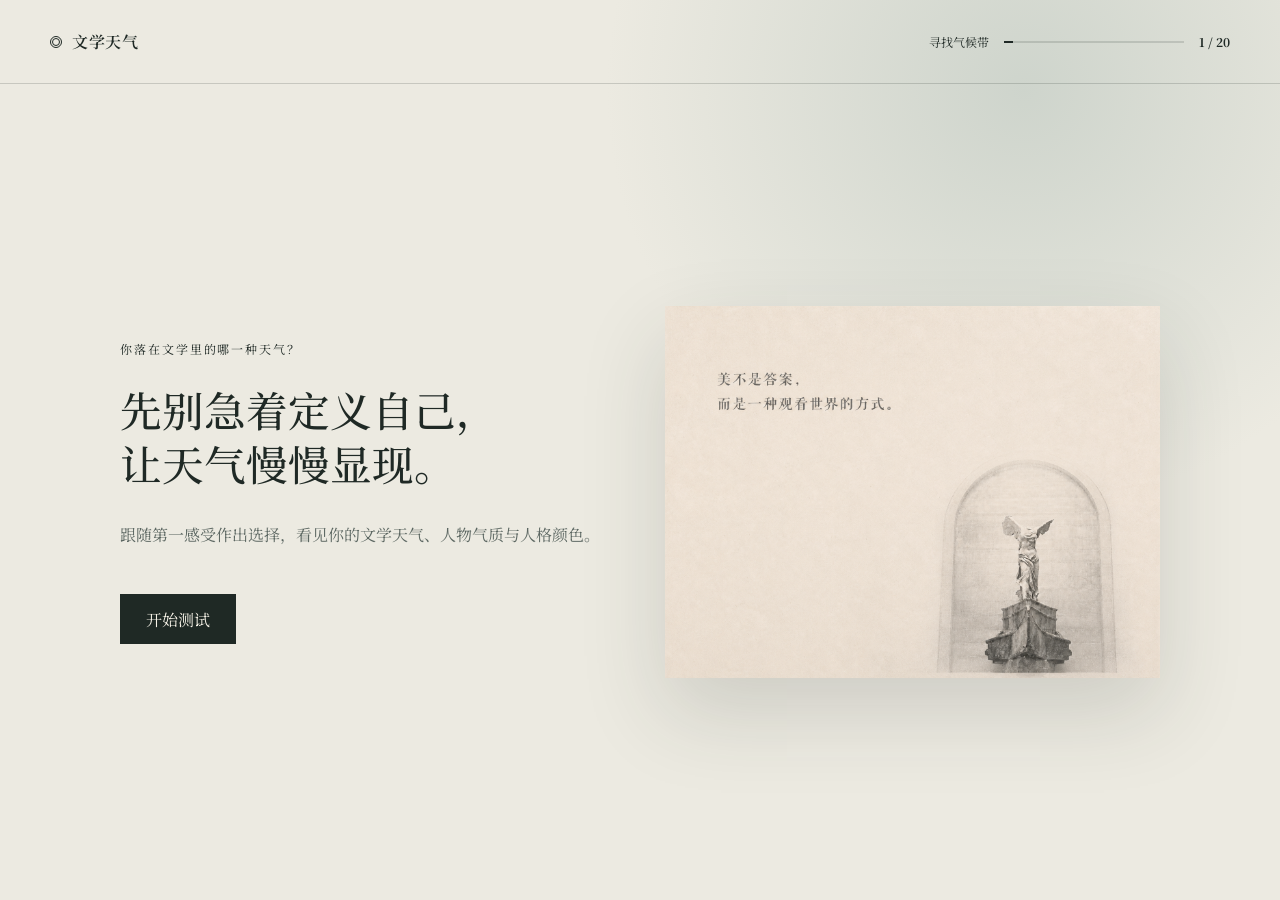
<file: create.html>
<!doctype html>
<html lang="zh-CN">
<head>
  <meta charset="utf-8"><meta name="viewport" content="width=device-width,initial-scale=1"><meta name="theme-color" content="#eceae1">
  <title>开始测试｜文学天气</title>
  <link rel="preconnect" href="https://fonts.googleapis.com"><link rel="preconnect" href="https://fonts.gstatic.com" crossorigin>
  <link href="https://fonts.googleapis.com/css2?family=Noto+Serif+SC:wght@400;500;600&display=swap" rel="stylesheet">
  <link rel="stylesheet" href="css/style.css">
</head>
<body class="quiz-page">
  <header class="quiz-header"><a class="brand" href="index.html"><span class="brand-dot"></span>文学天气</a><div class="progress-wrap"><span data-stage-label>寻找气候带</span><div class="progress-track"><i data-progress></i></div><b data-progress-text>1 / 16</b></div><button class="text-button" data-restart hidden>重新测试</button></header>
  <main class="quiz-shell">
    <section class="quiz-intro" data-view="intro">
      <div class="quiz-intro-copy"><p class="kicker">你落在文学里的哪一种天气？</p><h1>先别急着定义自己，<br>让天气慢慢显现。</h1><p>跟随第一感受作出选择，看见你的文学天气、人物气质与人格颜色。</p><button class="button button-dark" data-start>开始测试</button></div>
<figure class="quiz-intro-poster"><img src="assets/literary-weather-zine-victory.png" alt="写有‘美不是答案，而是一种观看世界的方式’的旧纸印刷质感胜利女神海报"></figure>
    </section>
    <section class="question-view" data-view="question" hidden>
      <div class="question-copy"><p data-question-context></p><h1 data-question></h1></div><div class="answer-list" data-answers></div><button class="back-button" data-back>返回上一题</button>
    </section>
    <section class="transition-view" data-view="transition" hidden><p class="kicker">你的气候带已经出现</p><article class="transition-climate-card" data-transition-card><div class="transition-climate-copy"><h1 data-band-name></h1><span data-band-traits></span><p data-band-copy></p></div></article><button class="button button-dark" data-continue>继续寻找具体天气</button></section>
    <section class="result-view" data-view="result" hidden>
      <div class="result-summary"><p class="kicker">你的文学天气</p><h1 data-result-weather></h1><p data-result-band></p><div class="result-person"><span>你的文学人物气质，像</span><h2 data-result-character></h2><p data-result-description></p><p class="result-caveat">这不是对你的完整定义，也不代表你会经历人物的命运；你们只是共享了某一种面对世界的方式。</p></div><div class="result-details"><div><small>人格颜色</small><b data-result-color></b><span data-result-hex></span></div><div><small>艺术 ID</small><b data-result-id></b><span data-result-slug></span></div></div></div>
      <div class="share-area">
        <canvas width="1080" height="1920" data-card-canvas aria-label="9比16文学天气分享卡预览"></canvas>
        <div class="share-actions"><button class="button button-dark" data-download>保存 9:16 卡片</button><button class="button button-line" data-restart>再测一次</button></div><p>图片不含 Logo、网址或二维码。</p>
      </div>
    </section>
  </main>
  <div class="toast" data-toast role="status" aria-live="polite"></div>
  <script src="js/creator.js"></script>
</body>
</html>
</file>
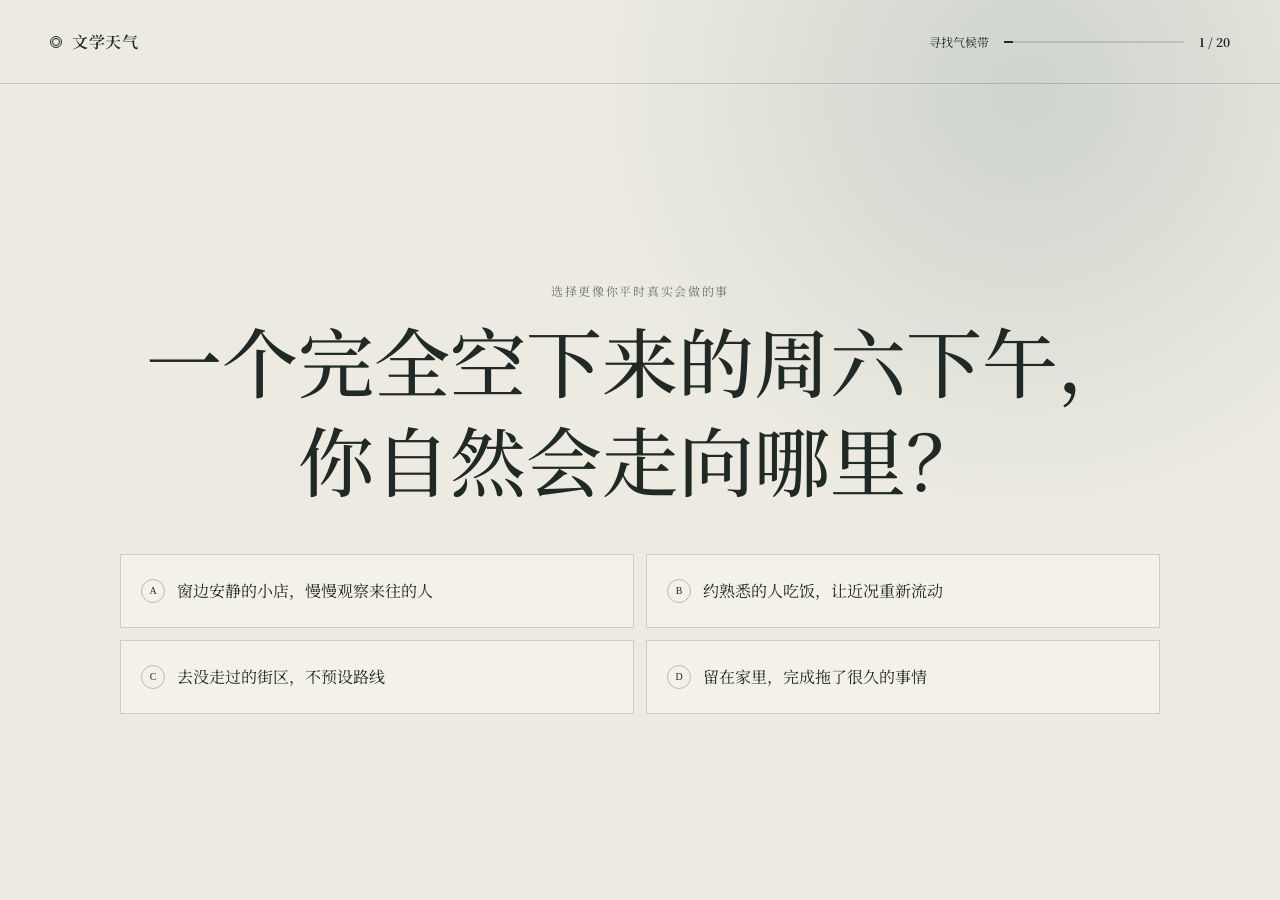
<file: quiz.html>
<!doctype html>
<html lang="zh-CN">
<head>
  <meta charset="utf-8"><meta name="viewport" content="width=device-width,initial-scale=1"><meta name="theme-color" content="#eceae1">
  <title>文学天气测试</title>
  <link rel="preconnect" href="https://fonts.googleapis.com"><link rel="preconnect" href="https://fonts.gstatic.com" crossorigin>
  <link href="https://fonts.googleapis.com/css2?family=Noto+Serif+SC:wght@400;500;600&display=swap" rel="stylesheet">
  <link rel="stylesheet" href="css/style.css"><link rel="stylesheet" href="css/final.css?v=19">
</head>
<body class="quiz-page quiz-flow-page">
  <header class="quiz-header"><a class="brand" href="create.html"><span class="brand-dot"></span>文学天气</a><div class="progress-wrap"><span data-stage-label>寻找气候带</span><div class="progress-track"><i data-progress></i></div><b data-progress-text>1 / 20</b></div><button class="text-button" data-restart hidden>重新测试</button></header>
  <main class="quiz-shell">
    <section class="quiz-intro" data-view="intro" hidden><div class="quiz-intro-copy"><button class="button button-dark" data-start>开始测试</button></div></section>
    <section class="question-view" data-view="question" hidden><div class="question-copy"><p data-question-context></p><h1 data-question></h1></div><div class="answer-list" data-answers></div><button class="back-button" data-back>返回上一题</button></section>
    <section class="transition-view" data-view="transition" hidden><p class="kicker">你的气候带已经出现</p><article class="transition-climate-card" data-transition-card><div class="transition-climate-copy"><h1 data-band-name></h1><span data-band-traits></span><p data-band-copy></p></div></article><button class="button button-dark" data-continue>继续寻找具体天气</button></section>
    <section class="result-view" data-view="result" hidden>
      <div class="result-summary"><div class="result-hero-copy"><p class="kicker">你的文学天气</p><h1 data-result-weather></h1><p class="result-climate-name" data-result-band></p><div class="result-person"><p class="result-narrative" data-result-narrative></p><p class="result-caveat">这是一份文化娱乐侧写，不是心理诊断，也不预言你的经历或命运。</p></div><div class="result-details"><div><small>人格颜色</small><b data-result-color></b><span data-result-hex></span></div><div class="result-weather-stamp"><small>你的天气邮票</small><img data-result-stamp alt="" decoding="async"></div></div></div></div>
      <section class="result-reason" aria-labelledby="reason-title"><div class="result-reason-heading"><div><small>BEHAVIOR TENDENCY MAP</small><h3 id="reason-title">你的行为倾向图谱</h3></div><span>本次答题的六项行为倾向</span></div><div class="result-insight-layout"><div class="radar-wrap"><svg class="personality-radar" data-radar viewBox="0 0 360 300" role="img" aria-labelledby="radar-title radar-desc"><title id="radar-title">行为倾向六维雷达图</title><desc id="radar-desc">展示社交活力、共情关怀、开放想象、计划执行、情绪韧性和独立表达六种行为倾向。</desc></svg><p class="radar-climate" data-radar-climate></p></div><div><div class="reason-grid"><article><small>气候依据</small><b data-band-score></b><p data-band-reason></p></article><article><small>文学落点</small><b class="result-literary-title" data-literary-title></b><p data-literary-reason></p></article></div><details class="alternate-result"><summary>同一气候的另一段文学回声</summary><p data-alternate-copy></p></details></div></div></section>
      <div class="share-area"><div class="share-heading"><p class="kicker">保存你的文学天气</p><h2>一场天气，一页故事。</h2></div><figure class="literary-stamp-preview"><canvas width="1080" height="1920" data-card-canvas aria-label="文学天气人物名言卡片预览"></canvas></figure><button class="button button-dark share-save" data-download>保存完整结果</button><div class="share-actions"><button class="button button-line" data-restart>再测一次</button></div><p>保存整张结果页，包含天气介绍、人格颜色、天气邮票、雷达图与文学卡片。</p></div>
    </section>
  </main>
  <div class="toast" data-toast role="status" aria-live="polite"></div><script src="js/result-export.js?v=1"></script><script src="js/creator.js?v=35"></script>
</body>
</html>
</file>
<file: css/style.css>
:root{--ink:#1f2925;--paper:#eeece3;--cream:#f7f3e8;--line:rgba(31,41,37,.18);--sage:#87948d;--serif:"Noto Serif SC",serif;--sans:"Geist","Microsoft YaHei",sans-serif}*{box-sizing:border-box}html{scroll-behavior:smooth}body{margin:0;background:var(--paper);color:var(--ink);font-family:var(--sans);overflow-x:hidden}button,a{font:inherit}button{color:inherit}.skip-link{position:fixed;left:12px;top:-80px;z-index:99;background:#fff;padding:12px}.skip-link:focus{top:12px}.site-header{position:fixed;z-index:30;top:18px;left:0;right:0}.nav-shell{width:min(1180px,calc(100% - 36px));margin:auto;padding:12px 14px 12px 20px;border:1px solid rgba(255,255,255,.6);background:rgba(247,243,232,.76);backdrop-filter:blur(18px);display:flex;align-items:center;justify-content:space-between;border-radius:3px;box-shadow:0 12px 40px rgba(35,40,36,.07)}.brand{display:inline-flex;gap:10px;align-items:center;color:var(--ink);font-weight:600;text-decoration:none;letter-spacing:.04em}.brand-dot{width:12px;height:12px;border:3px double var(--ink);border-radius:50%}.nav-links{display:flex;gap:34px}.nav-links a{color:var(--ink);text-decoration:none;font-size:14px}.button{min-height:50px;padding:0 25px;border:1px solid var(--ink);display:inline-flex;align-items:center;justify-content:center;text-decoration:none;cursor:pointer;transition:transform .25s,background .25s}.button:hover{transform:translateY(-2px)}.button-dark{background:var(--ink);color:var(--cream)}.button-line{background:transparent;color:var(--ink)}.button-cream{background:var(--cream);color:var(--ink);border-color:var(--cream)}.button-small{min-height:42px;padding:0 20px}.page-shell{width:100%;overflow:hidden}.chapter{padding:170px max(24px,calc((100vw - 1180px)/2))}.kicker{font-size:12px;letter-spacing:.16em;text-transform:uppercase;margin:0 0 25px}.hero{min-height:960px;padding-top:150px;display:grid;grid-template-columns:1.08fr .92fr;align-items:center;gap:60px;background:radial-gradient(circle at 75% 25%,rgba(213,196,167,.55),transparent 30%),linear-gradient(135deg,#f3f0e7,#dbded7)}.hero h1,.section-heading h2,.result-copy h2,.final-cta h2{font-family:var(--serif);font-weight:500;letter-spacing:-.035em}.hero h1{max-width:1180px;font-size:clamp(58px,6.2vw,96px);line-height:1.14;margin:0 0 32px}.hero-lead{font-size:18px;line-height:1.9;max-width:590px;color:#46524d}.hero-actions{display:flex;gap:12px;margin-top:36px}.quiet-note{font-size:12px;color:#68736e;margin-top:20px}.hero-art{position:relative;aspect-ratio:4/5;max-height:680px;background:linear-gradient(160deg,#d7d9d0,#bfc9c3 55%,#eee2c9);overflow:hidden;box-shadow:0 40px 90px rgba(45,52,48,.16)}.hero-art:after,.quote-paper:after{content:"";position:absolute;inset:0;opacity:.22;pointer-events:none;background-image:url("data:image/svg+xml,%3Csvg viewBox='0 0 180 180' xmlns='http://www.w3.org/2000/svg'%3E%3Cfilter id='n'%3E%3CfeTurbulence type='fractalNoise' baseFrequency='.72' numOctaves='4' stitchTiles='stitch'/%3E%3C/filter%3E%3Crect width='100%25' height='100%25' filter='url(%23n)' opacity='.3'/%3E%3C/svg%3E")}.sun-wash{position:absolute;width:75%;aspect-ratio:1;border-radius:50%;background:rgba(249,238,197,.6);filter:blur(30px);right:-20%;top:-10%}.paper-window{position:absolute;left:11%;right:11%;bottom:12%;min-height:54%;background:rgba(246,243,232,.82);padding:52px 44px;box-shadow:0 20px 60px rgba(48,54,50,.12)}.paper-window span{font-family:var(--serif);font-size:32px}.paper-window i{display:block;width:42px;height:2px;background:#65766f;margin:26px 0}.paper-window p{line-height:2;color:#59645f}.weather-line{position:absolute;top:6%;left:7%;font-size:11px;letter-spacing:.18em;writing-mode:vertical-rl}.section-heading{max-width:900px;margin-bottom:75px}.section-heading h2,.result-copy h2{font-size:clamp(42px,5vw,72px);line-height:1.25;margin:0}.climate-section{background:#e4e2d8}.climate-accordion{height:520px;display:flex;border-top:1px solid var(--line);border-bottom:1px solid var(--line)}.climate-panel{position:relative;flex:1;border-right:1px solid var(--line);padding:22px;overflow:hidden;transition:flex .65s cubic-bezier(.2,.8,.2,1),background .4s;background:color-mix(in srgb,var(--tone) 15%,transparent)}.climate-panel:last-child{border-right:0}.climate-panel.is-active{flex:3;background:color-mix(in srgb,var(--tone) 35%,#eee)}.climate-panel button{border:0;background:none;padding:0;cursor:pointer;text-align:left;display:flex;flex-direction:column;gap:8px}.climate-panel button span{font-family:var(--serif);font-size:25px;writing-mode:vertical-rl}.climate-panel button small{font-size:11px;color:#59645f;writing-mode:vertical-rl}.climate-panel p{position:absolute;left:130px;bottom:42px;width:260px;line-height:2;opacity:0;transform:translateY(18px);transition:.4s}.climate-panel.is-active p{opacity:1;transform:none}.result-section{display:grid;grid-template-columns:.82fr 1.18fr;gap:90px;align-items:start;background:#f2efe7}.result-copy{position:sticky;top:160px}.reveal-text{font-size:18px;line-height:2;color:#56615c;margin-top:38px}.result-bento{display:grid;grid-template-columns:repeat(12,1fr);grid-template-rows:330px 290px;grid-auto-flow:dense}.bento{position:relative;padding:34px;border:1px solid var(--line);overflow:hidden;transition:transform .7s}.bento:hover{transform:scale(1.018);z-index:2}.bento small{letter-spacing:.12em}.bento h3{font-family:var(--serif);font-size:35px;margin:35px 0 8px}.weather-card{grid-column:span 7;background:#d9ded9}.character-card{grid-column:span 5;background:#e7dfd0}.color-card{grid-column:span 5;background:#d2d8d3}.id-card{grid-column:span 7;background:#ebe6dc}.character-card blockquote{font-family:var(--serif);font-size:22px;line-height:1.65;margin:35px 0}.character-card p{line-height:1.8}.mist-shape{position:absolute;width:300px;height:120px;border-radius:50%;filter:blur(20px);background:rgba(255,255,255,.7);right:-30px;bottom:20px}.color-orb{display:block;width:110px;height:110px;border-radius:50%;background:#87948d;margin-top:34px;box-shadow:0 20px 50px rgba(70,90,80,.25)}.quote-section{min-height:900px;display:grid;place-items:center;background:#303b36}.quote-paper{width:min(680px,90vw);aspect-ratio:9/12;position:relative;background:#eee9da;padding:18% 13%;display:flex;flex-direction:column;justify-content:center;box-shadow:0 35px 100px rgba(0,0,0,.25)}.quote-paper p{font-family:var(--serif);font-size:clamp(27px,3vw,44px);line-height:1.8;z-index:1}.quote-paper small{z-index:1;margin-top:28px;color:#68736e}.final-cta{min-height:720px;padding:150px 24px;display:flex;flex-direction:column;align-items:center;justify-content:center;text-align:center;background:#8b958c;color:#f6f1e5}.final-cta h2{font-size:clamp(48px,6vw,84px);line-height:1.28;margin:0 0 48px}.site-footer{padding:30px max(24px,calc((100vw - 1180px)/2));display:flex;justify-content:space-between;font-size:13px;background:#1f2925;color:#eae6da}
/* Quiz */.quiz-page{min-height:100vh;background:radial-gradient(circle at 80% 10%,rgba(196,205,197,.75),transparent 32%),#eceae1}.quiz-header{height:84px;padding:0 max(20px,calc((100vw - 1180px)/2));display:flex;align-items:center;justify-content:space-between;border-bottom:1px solid var(--line)}.progress-wrap{display:grid;grid-template-columns:auto 180px auto;align-items:center;gap:15px;font-size:12px}.progress-track{height:2px;background:rgba(31,41,37,.15)}.progress-track i{display:block;width:8%;height:100%;background:var(--ink);transition:width .35s}.text-button,.back-button{border:0;background:none;text-decoration:underline;cursor:pointer}.quiz-shell{min-height:calc(100vh - 84px);display:grid;place-items:center;padding:60px 24px}.quiz-intro,.question-view,.transition-view{width:min(860px,100%)}.quiz-intro{text-align:center}.quiz-intro h1,.question-view h1,.transition-view h1,.result-summary>h1{font-family:var(--serif);font-size:clamp(43px,6vw,76px);font-weight:500;line-height:1.3;margin:0 0 30px}.quiz-intro>p:not(.kicker){line-height:1.9;color:#5b6661}.quiz-intro .button{margin-top:28px}.question-copy{text-align:center;margin-bottom:45px}.question-copy>p{font-size:12px;letter-spacing:.14em;color:#6b756f}.answer-list{display:grid;grid-template-columns:1fr 1fr;gap:12px}.answer-button{min-height:86px;border:1px solid var(--line);background:rgba(248,245,236,.72);text-align:left;padding:20px 24px;cursor:pointer;transition:.25s}.answer-button:hover,.answer-button:focus{background:#fff;transform:translateY(-2px);border-color:var(--ink)}.back-button{display:block;margin:30px auto 0}.transition-view{text-align:center}.transition-orb{width:160px;height:160px;border-radius:50%;margin:0 auto 38px;background:radial-gradient(circle at 35% 30%,#f4ead1,#899891);filter:blur(.2px);box-shadow:0 35px 80px rgba(66,80,72,.25)}.transition-view p:not(.kicker){max-width:580px;line-height:2;margin:0 auto 35px}.result-view{width:min(1180px,100%);display:grid;grid-template-columns:.85fr 1.15fr;gap:80px;align-items:center}.result-summary>p{font-size:18px;color:#5c6762}.result-person{border-top:1px solid var(--line);border-bottom:1px solid var(--line);padding:30px 0;margin:36px 0}.result-person span,.result-details small{font-size:12px;letter-spacing:.12em}.result-person h2{font-family:var(--serif);font-size:31px;margin:12px 0}.result-person p{line-height:1.9}.result-details{display:grid;grid-template-columns:1fr 1fr;gap:20px}.result-details div{display:flex;flex-direction:column;gap:8px}.result-details b{font-family:var(--serif);font-size:22px}.result-details span{font-size:12px;color:#6d7772}.share-area{text-align:center}.share-area canvas{width:min(390px,100%);aspect-ratio:9/16;height:auto;box-shadow:0 30px 80px rgba(37,45,41,.2);background:#ddd}.share-actions{display:flex;justify-content:center;gap:10px;margin-top:25px}.share-area>p{font-size:11px;color:#6a746f}.toast{position:fixed;left:50%;bottom:24px;transform:translate(-50%,20px);padding:12px 18px;background:#1f2925;color:#fff;opacity:0;pointer-events:none;transition:.25s}.toast.is-visible{opacity:1;transform:translate(-50%,0)}
@media(max-width:820px){.nav-links{display:none}.chapter{padding:110px 20px}.hero{min-height:auto;padding-top:130px;grid-template-columns:1fr}.hero h1{font-size:clamp(48px,14vw,68px)}.hero-art{max-height:none}.climate-accordion{height:auto;display:block}.climate-panel{min-height:88px;border-right:0;border-bottom:1px solid var(--line)}.climate-panel.is-active{min-height:310px}.climate-panel button span,.climate-panel button small{writing-mode:horizontal-tb}.climate-panel p{left:22px;bottom:25px;width:calc(100% - 44px)}.result-section{grid-template-columns:1fr;gap:60px}.result-copy{position:static}.result-bento{grid-template-rows:auto}.bento{grid-column:span 12;min-height:250px}.quote-section{min-height:680px}.site-footer{display:block}.site-footer p{margin-top:12px}.progress-wrap{grid-template-columns:100px 1fr auto}.progress-wrap span{display:none}.quiz-header .text-button{display:none}.answer-list{grid-template-columns:1fr}.result-view{grid-template-columns:1fr;gap:55px}.share-actions{flex-direction:column}.share-actions .button{width:100%}}
.template-picker{text-align:left;margin:0 auto 28px;width:min(540px,100%)}.template-heading{display:flex;justify-content:space-between;align-items:end;margin-bottom:12px}.template-heading span{font-family:var(--serif);font-size:18px}.template-heading small{color:#6a746f}.template-grid{display:grid;grid-template-columns:repeat(4,1fr);grid-auto-flow:dense;border-top:1px solid var(--line);border-left:1px solid var(--line)}.template-option{min-height:126px;padding:14px 12px;border:0;border-right:1px solid var(--line);border-bottom:1px solid var(--line);background:rgba(248,245,236,.48);text-align:left;cursor:pointer;display:flex;flex-direction:column;gap:7px;transition:background .25s,transform .25s}.template-option:hover{transform:translateY(-3px);background:#faf7ef}.template-option.is-active{background:var(--ink);color:var(--cream)}.template-option b{font-size:13px}.template-option span{font-size:9px;line-height:1.45;opacity:.72}.template-option i{margin-top:auto;font-size:15px;font-style:normal}.template-classic i{font-family:"Noto Serif SC","EB Garamond",serif}.template-editorial i{font-family:"Noto Sans SC","Geist",sans-serif}.template-poetic i{font-family:"ZCOOL XiaoWei","Cormorant Garamond",serif}.template-library i{font-family:"Songti SC","STSong","Libre Baskerville",serif}@media(max-width:820px){.template-grid{grid-template-columns:repeat(2,1fr)}.template-option{min-height:112px}}
[hidden]{display:none!important}body{font-family:"Noto Serif SC","Songti SC","STSong",serif}.quiz-intro{width:min(1280px,100%);display:grid;grid-template-columns:.72fr 1.28fr;gap:54px;align-items:center;text-align:left}.quiz-intro-copy>p:not(.kicker){line-height:1.9;color:#5b6661}.quiz-intro-poster{position:relative;margin:0;aspect-ratio:4/3;overflow:hidden;background:#d8d4cb;box-shadow:0 34px 80px rgba(45,48,44,.16)}.quiz-intro-poster img{width:100%;height:100%;object-fit:cover;filter:saturate(.72) contrast(.92) sepia(.06)}.quiz-intro-poster:after{content:"";position:absolute;inset:0;background:linear-gradient(180deg,rgba(239,234,223,.25),transparent 42%,rgba(50,53,51,.08));pointer-events:none}.quiz-intro-poster figcaption{position:absolute;z-index:2;left:9%;right:9%;top:8%;color:#444744;display:flex;justify-content:space-between;align-items:flex-start;gap:24px}.quiz-intro-poster strong{font-size:clamp(23px,2.4vw,38px);font-weight:500;line-height:1.55;letter-spacing:.02em}.quiz-intro-poster span{max-width:120px;font-size:11px;line-height:1.8;text-align:right}.template-picker{display:none}@media(max-width:820px){.quiz-intro{grid-template-columns:1fr;gap:48px}.quiz-intro-poster{aspect-ratio:4/3}.quiz-intro-poster figcaption{display:block}.quiz-intro-poster span{display:block;margin-top:14px;text-align:left}}
@media(min-width:821px){.quiz-intro{grid-template-columns:1fr 1fr;gap:50px}.quiz-intro-copy h1{font-size:clamp(38px,3.25vw,50px);white-space:nowrap}}
.weather-line,[data-result-slug]{font-family:"Times New Roman",Times,serif;font-style:italic;word-break:keep-all;overflow-wrap:normal}
.hero h1{font-family:"ZCOOL XiaoWei","Noto Serif SC","Songti SC",serif;font-size:clamp(54px,5.4vw,82px);line-height:1.12;letter-spacing:-.045em}.hero h1 span{display:block;white-space:nowrap}.hero-lead{max-width:650px}.climate-slider{position:relative}.climate-controls{display:flex;justify-content:space-between;align-items:center;margin-bottom:18px;font-size:12px;letter-spacing:.14em}.climate-controls div{display:flex}.climate-controls button{width:48px;height:48px;border:1px solid var(--line);background:transparent;cursor:pointer;font-size:20px;transition:background .25s,color .25s}.climate-controls button+button{border-left:0}.climate-controls button:hover{background:var(--ink);color:var(--cream)}.climate-track{display:flex;gap:18px;overflow-x:auto;scroll-snap-type:x mandatory;scrollbar-width:none;padding-bottom:3px;outline:none}.climate-track::-webkit-scrollbar{display:none}.climate-slide{position:relative;flex:0 0 min(72vw,520px);height:520px;padding:38px;background:color-mix(in srgb,var(--tone) 38%,#eee);border:1px solid var(--line);scroll-snap-align:start;overflow:hidden}.climate-slide:before{content:"";position:absolute;inset:0;background:linear-gradient(155deg,rgba(255,255,255,.28),transparent 46%);pointer-events:none}.climate-type{position:absolute;left:38px;right:38px;bottom:92px}.climate-type h3{font-family:var(--serif);font-weight:500;font-size:clamp(30px,3.2vw,48px);margin:0 0 12px}.climate-type small{font-size:12px;letter-spacing:.16em}.climate-slide p{position:absolute;left:38px;right:38px;bottom:30px;margin:0;white-space:nowrap;overflow:hidden;text-overflow:ellipsis;color:#46514c;font-size:13px}.quiz-intro-poster img{filter:none}.quiz-intro-poster:after{background:linear-gradient(180deg,rgba(239,234,223,.04),transparent 48%,rgba(50,53,51,.02))}.quiz-intro-poster figcaption{top:7%;left:8%;right:8%}
@media(max-width:820px){.hero h1{font-size:clamp(42px,11.2vw,61px);letter-spacing:-.05em}.hero h1 span{white-space:nowrap}.climate-slide{flex-basis:84vw;height:460px;padding:28px}.climate-type{left:28px;right:28px;bottom:86px}.climate-slide p{left:28px;right:28px;bottom:27px}.quiz-intro-poster figcaption{top:6%}}
.hero h1{font-family:"Noto Serif SC","Songti SC","STSong",serif}.hero-polaroid{position:relative;width:min(440px,100%);aspect-ratio:3/4;margin:0 auto;padding:18px 18px 106px;background:#faf8f1;box-shadow:0 34px 80px rgba(45,48,44,.18);transform:rotate(1.25deg);transition:transform .7s cubic-bezier(.2,.8,.2,1)}.hero-polaroid:hover{transform:rotate(0) scale(1.018)}.hero-polaroid img{display:block;width:100%;height:100%;object-fit:cover;filter:saturate(.8) contrast(.95)}.hero-polaroid figcaption{position:absolute;left:28px;right:28px;bottom:24px;display:flex;flex-direction:column;gap:7px;color:#444640;font-family:"Noto Serif SC","Songti SC",serif;line-height:1.6}.hero-polaroid figcaption strong{font-weight:500;font-size:15px}.hero-polaroid figcaption span{font-size:12px;color:#6b6b65}.answer-list{grid-template-columns:repeat(2,minmax(0,1fr))}.answer-button{min-height:74px}.question-view{width:min(1040px,100%)}
@media(max-width:820px){.hero-polaroid{width:min(380px,94vw);padding:14px 14px 92px}.answer-list{grid-template-columns:1fr}}
@media(prefers-reduced-motion:reduce){*{scroll-behavior:auto!important;transition-duration:.01ms!important;animation-duration:.01ms!important}}

/* A quieter closing statement with a more confident call-to-action. */
.final-cta h2{font-size:clamp(38px,4.7vw,64px);line-height:1.22}.final-cta-copy{font-size:14px}.final-cta .button{min-width:176px;min-height:64px;padding:0 38px;font-size:18px}
@media(max-width:820px){.final-cta h2{font-size:clamp(36px,10.5vw,52px)}.final-cta .button{min-width:168px;min-height:60px}}

/* PRD V1.4 — Revitin narrative rhythm × Jonite material archive */
.climate-heading{position:relative}.inline-weather-swatch{position:absolute;right:-80px;bottom:12px;width:128px;height:48px;border-radius:50%;background:linear-gradient(90deg,#87948d,#d7d0ba,#b49460);filter:blur(8px);opacity:.58}.climate-controls>p{margin:0;color:#66706b;letter-spacing:.04em}.climate-slide:after{content:"";position:absolute;inset:0;opacity:.24;pointer-events:none;background-image:radial-gradient(rgba(255,255,255,.7) .6px,transparent .7px);background-size:5px 5px}.climate-dusk{background-image:linear-gradient(165deg,rgba(253,218,190,.55),transparent 58%)}.climate-desert{background-image:radial-gradient(circle at 75% 18%,rgba(28,42,68,.75) 0 2px,transparent 3px),linear-gradient(165deg,rgba(218,191,136,.5),rgba(61,70,91,.25))}
.method-section{display:grid;grid-template-columns:.8fr 1.2fr;gap:110px;background:#242e2a;color:#f2eee3}.method-intro{position:sticky;top:150px;align-self:start}.method-intro h2,.archive-heading h2,.reading-copy h2{font-family:var(--serif);font-weight:500;font-size:clamp(43px,5vw,72px);line-height:1.24;letter-spacing:-.035em;margin:0}.method-steps{list-style:none;margin:0;padding:0;border-top:1px solid rgba(244,240,230,.25)}.method-steps li{display:grid;grid-template-columns:86px 1fr;gap:24px;padding:55px 0;border-bottom:1px solid rgba(244,240,230,.25)}.method-steps>li>span{font-family:"Times New Roman",serif;font-style:italic;font-size:42px;color:#b7c0ba}.method-steps h3{font-family:var(--serif);font-size:31px;font-weight:500;margin:0 0 18px}.method-steps p{max-width:520px;line-height:2;color:#bfc7c2;margin:0}
.archive-section{background:#e7e3d8;display:grid;grid-template-columns:.72fr 1.28fr;gap:80px;align-items:start}.archive-heading{position:sticky;top:150px}.archive-heading>p:last-child{max-width:450px;line-height:2;color:#5a655f;margin-top:34px}.archive-grid{display:grid;grid-template-columns:repeat(2,minmax(0,1fr));grid-auto-flow:dense;border-top:1px solid var(--line);border-left:1px solid var(--line)}.archive-grid article{position:relative;min-height:218px;padding:31px;border-right:1px solid var(--line);border-bottom:1px solid var(--line);background:color-mix(in srgb,var(--archive) 11%,#f1eee5);overflow:hidden}.archive-grid article:after{content:"";position:absolute;width:82px;height:82px;border-radius:50%;right:-25px;bottom:-25px;background:var(--archive);opacity:.18;filter:blur(8px)}.archive-grid small{letter-spacing:.12em}.archive-grid h3{font-family:var(--serif);font-size:28px;font-weight:500;margin:44px 0 10px}.archive-grid p{font-size:13px;color:#66706b}.archive-grid i{font-family:"Times New Roman",serif;font-style:italic;word-break:keep-all}
.reading-section{background:#f4f0e6;display:grid;grid-template-columns:.72fr 1.28fr;gap:90px;align-items:center}.reading-copy>p:not(.kicker){line-height:2;color:#68726d;margin:30px 0}.reading-controls{display:flex;align-items:center;gap:18px;margin-top:38px}.reading-controls button{width:46px;height:46px;background:transparent;border:1px solid var(--line);cursor:pointer}.reading-controls span{font-family:"Times New Roman",serif;font-style:italic;font-size:13px}.reading-stage{position:relative;min-height:590px}.reading-card{position:absolute;inset:0;padding:72px;background:color-mix(in srgb,var(--reading) 18%,#f3eee2);border:1px solid var(--line);box-shadow:0 30px 80px rgba(40,47,43,.12);opacity:0;transform:translate(34px,18px) scale(.96);pointer-events:none;transition:opacity .55s,transform .75s cubic-bezier(.2,.8,.2,1)}.reading-card.is-active{opacity:1;transform:none;pointer-events:auto}.reading-card:before{content:"";position:absolute;inset:24px;border:1px solid color-mix(in srgb,var(--reading) 50%,transparent)}.reading-card small,.reading-card h3,.reading-card p,.reading-card blockquote{position:relative;z-index:1}.reading-card small{letter-spacing:.14em}.reading-card h3{font-family:var(--serif);font-weight:500;font-size:clamp(38px,4vw,58px);margin:90px 0 14px}.reading-card p{color:#69726d}.reading-card blockquote{font-family:var(--serif);font-size:21px;line-height:1.9;margin:90px 0 0;max-width:540px}
@media(max-width:820px){.climate-controls>p,.inline-weather-swatch{display:none}.method-section,.archive-section,.reading-section{grid-template-columns:1fr;gap:58px}.method-intro,.archive-heading{position:static}.method-steps li{grid-template-columns:52px 1fr;padding:38px 0}.archive-grid{grid-template-columns:1fr 1fr}.archive-grid article{min-height:180px;padding:24px}.archive-grid h3{font-size:23px;margin-top:32px}.reading-stage{min-height:520px}.reading-card{padding:52px 38px}.reading-card:before{inset:16px}.reading-card blockquote{margin-top:64px}.archive-heading h2,.reading-copy h2,.method-intro h2{font-size:clamp(38px,11vw,54px)}}
@media(max-width:480px){.archive-grid{grid-template-columns:1fr}.archive-grid article{min-height:160px}}

/* Short pre-test landing page: results remain a post-test reveal. */
.hero{min-height:860px}.climate-section{padding-top:135px;padding-bottom:135px}.climate-slide{height:450px}.method-section{padding-top:125px;padding-bottom:125px}.method-steps li{padding:38px 0}.final-cta{min-height:540px;padding-top:110px;padding-bottom:110px}.final-cta h2{margin-bottom:20px}.final-cta-copy{max-width:520px;margin:0 0 38px;color:rgba(246,241,229,.78);line-height:1.9}
@media(max-width:820px){.hero{min-height:auto}.climate-section,.method-section{padding-top:92px;padding-bottom:92px}.climate-slide{height:390px}.final-cta{min-height:500px;padding:90px 22px}.final-cta h2{font-size:clamp(45px,13vw,64px)}}

/* 4:3 climate specimens: landscape-derived gradients, quiet grain, individual inks. */
.climate-track{align-items:flex-start}.climate-slide{flex:0 0 min(68vw,620px);height:auto;aspect-ratio:4/3;color:var(--ink);background:
radial-gradient(ellipse at 28% 48%,color-mix(in srgb,var(--haze) 74%,transparent) 0 18%,transparent 48%),
radial-gradient(ellipse at 80% 70%,color-mix(in srgb,var(--ground) 80%,transparent) 0 12%,transparent 42%),
linear-gradient(180deg,var(--sky) 0%,var(--haze) 47%,var(--ground) 100%)}
.climate-slide:before{background:linear-gradient(165deg,rgba(255,255,255,.28),transparent 38%,rgba(24,31,29,.08));mix-blend-mode:soft-light}.climate-slide:after{opacity:.2;background-image:url("data:image/svg+xml,%3Csvg viewBox='0 0 180 180' xmlns='http://www.w3.org/2000/svg'%3E%3Cfilter id='g'%3E%3CfeTurbulence type='fractalNoise' baseFrequency='.9' numOctaves='3' stitchTiles='stitch'/%3E%3C/filter%3E%3Crect width='100%25' height='100%25' filter='url(%23g)' opacity='.42'/%3E%3C/svg%3E")}.climate-type{z-index:2;bottom:92px}.climate-type h3{color:var(--ink);text-shadow:0 1px 16px color-mix(in srgb,var(--ground) 28%,transparent)}.climate-type small{color:var(--sub);font-weight:600}.climate-slide p{z-index:2;color:var(--sub);text-shadow:0 1px 12px color-mix(in srgb,var(--sky) 34%,transparent)}.climate-slide:hover{transform:translateY(-5px)}
@media(max-width:820px){.climate-slide{flex-basis:84vw;height:auto;aspect-ratio:4/3}.climate-type{bottom:76px}.climate-slide p{bottom:24px}}

/* One-at-a-time climate card deck. */
.climate-track{position:relative;display:grid;width:min(760px,100%);margin:0 auto;aspect-ratio:4/3;overflow:visible;padding:0;scroll-snap-type:none;cursor:pointer}
.climate-slide{position:absolute;inset:0;width:100%;height:100%;aspect-ratio:4/3;opacity:0;visibility:hidden;pointer-events:none;transform:translateX(46px) scale(.975);transition:opacity .42s ease,transform .62s cubic-bezier(.2,.8,.2,1),visibility 0s linear .62s;box-shadow:0 24px 65px rgba(40,47,43,.12)}
.climate-slide.is-active{z-index:2;opacity:1;visibility:visible;pointer-events:auto;transform:none;transition-delay:0s;cursor:pointer}
.climate-slide.is-active:hover{transform:translateY(-4px)}
.climate-slide.is-active:focus-visible{outline:2px solid var(--ink);outline-offset:7px}
.climate-slide.is-past{z-index:1;transform:translateX(-46px) scale(.975)}
.climate-track[data-direction="prev"] .climate-slide{transform:translateX(-46px) scale(.975)}
.climate-track[data-direction="prev"] .climate-slide.is-active{transform:none}
.climate-track[data-direction="prev"] .climate-slide.is-past{transform:translateX(46px) scale(.975)}
@media(max-width:820px){.climate-track{width:100%;aspect-ratio:4/3}.climate-slide{width:100%;height:100%;padding:28px}.climate-controls{gap:12px}.climate-controls>p{display:block;font-size:10px;text-align:center}}

/* Original weather woodcuts: inspired by archival printmaking, not copied artwork. */
.transition-art{position:relative;width:min(620px,90vw);aspect-ratio:2/1;margin:0 auto 34px;overflow:hidden;background:rgba(247,243,232,.62);border:1px solid var(--line)}.transition-art:after{content:"";position:absolute;inset:0;pointer-events:none;opacity:.16;background-image:url("data:image/svg+xml,%3Csvg viewBox='0 0 180 180' xmlns='http://www.w3.org/2000/svg'%3E%3Cfilter id='w'%3E%3CfeTurbulence type='fractalNoise' baseFrequency='.82' numOctaves='4'/%3E%3C/filter%3E%3Crect width='100%25' height='100%25' filter='url(%23w)' opacity='.45'/%3E%3C/svg%3E")}.transition-art canvas{display:block;width:100%;height:100%}.transition-view h1{margin-top:0}.share-area canvas{image-rendering:auto}

/* Final closing CTA overrides. */
.final-cta h2{font-size:clamp(38px,4.7vw,64px)}
@media(max-width:820px){.final-cta h2{font-size:clamp(36px,10.5vw,52px)}}

/* Gradient climate reveal. */
.quiz-intro,.question-view,.transition-view{width:min(1040px,calc(100vw - 48px))}
.transition-view{text-align:center}
.transition-climate-card{position:relative;width:min(880px,100%);aspect-ratio:4/3;margin:0 auto 34px;overflow:hidden;border:1px solid var(--line);text-align:left;color:var(--card-ink);background:radial-gradient(ellipse at 28% 48%,color-mix(in srgb,var(--card-haze) 74%,transparent) 0 18%,transparent 48%),radial-gradient(ellipse at 80% 70%,color-mix(in srgb,var(--card-ground) 80%,transparent) 0 12%,transparent 42%),linear-gradient(180deg,var(--card-sky),var(--card-haze) 47%,var(--card-ground));box-shadow:0 26px 70px rgba(45,52,48,.13)}
.transition-climate-card:before{content:"";position:absolute;inset:0;background:linear-gradient(165deg,rgba(255,255,255,.28),transparent 38%,rgba(24,31,29,.08));mix-blend-mode:soft-light}
.transition-climate-card:after{content:"";position:absolute;inset:0;opacity:.18;pointer-events:none;background-image:url("data:image/svg+xml,%3Csvg viewBox='0 0 180 180' xmlns='http://www.w3.org/2000/svg'%3E%3Cfilter id='g'%3E%3CfeTurbulence type='fractalNoise' baseFrequency='.9' numOctaves='3' stitchTiles='stitch'/%3E%3C/filter%3E%3Crect width='100%25' height='100%25' filter='url(%23g)' opacity='.42'/%3E%3C/svg%3E")}
.transition-climate-copy{position:absolute;z-index:2;left:7%;right:7%;bottom:7%;color:var(--card-ink)}
.transition-climate-copy h1{font-size:clamp(40px,5vw,68px);line-height:1.18;margin:0 0 14px}
.transition-climate-copy span{display:block;font-size:13px;font-weight:600;letter-spacing:.16em;margin-bottom:42px}
.transition-climate-copy p{max-width:720px;margin:0;font-size:14px;line-height:1.9;color:var(--card-ink)}
.transition-view>.button{min-width:210px}
@media(max-width:820px){.quiz-intro,.question-view,.transition-view{width:min(100%,calc(100vw - 36px))}.transition-climate-card{width:100%}.transition-climate-copy{left:7%;right:7%;bottom:8%}.transition-climate-copy h1{font-size:clamp(31px,9vw,46px)}.transition-climate-copy span{margin-bottom:22px}.transition-climate-copy p{font-size:12px;line-height:1.7}}

/* Ticket-printer reveal for the intermediate climate result. */
.transition-view{position:relative;padding-top:0}.transition-view:before{display:none}
.transition-view.is-printing .transition-climate-card{transform-origin:top center;animation:ticket-feed 1.85s cubic-bezier(.2,.72,.2,1) both}
.transition-view.is-printing .transition-climate-copy{animation:ticket-copy-in .52s ease 1.38s both}
.transition-view.is-printing>.button{animation:ticket-action-in .45s ease 1.8s both}
.transition-view.is-printing:after{display:none}
@keyframes ticket-feed{0%{clip-path:inset(0 0 100% 0);transform:translateY(-10px);box-shadow:none}15%{clip-path:inset(0 0 91% 0)}72%{transform:translateY(0)}100%{clip-path:inset(0);transform:none;box-shadow:0 26px 70px rgba(45,52,48,.13)}}
@keyframes ticket-edge{0%{opacity:0;transform:translate(-50%,-3px)}10%{opacity:1}100%{opacity:0;transform:translate(-50%,min(66vw,660px))}}
@keyframes ticket-copy-in{from{opacity:0;transform:translateY(-10px)}to{opacity:1;transform:none}}
@keyframes ticket-action-in{from{opacity:0;transform:translateY(12px)}to{opacity:1;transform:none}}
@media(prefers-reduced-motion:reduce){.transition-view.is-printing .transition-climate-card,.transition-view.is-printing .transition-climate-copy,.transition-view.is-printing>.button,.transition-view.is-printing:after{animation:none!important}}

/* Refined final archive page and handmade-paper card preview. */
.result-view{position:relative;padding:58px;background:rgba(248,245,236,.56);border:1px solid rgba(31,41,37,.13);box-shadow:0 34px 90px rgba(45,52,48,.09)}
.result-view:before{content:"";position:absolute;inset:0;pointer-events:none;opacity:.12;background-image:radial-gradient(rgba(72,67,60,.45) .55px,transparent .75px);background-size:6px 6px}
.result-summary,.share-area{position:relative;z-index:1}.result-summary>h1{font-family:"Noto Serif SC","Songti SC",serif;font-weight:500;letter-spacing:-.045em}.result-person h2{font-family:"STKaiti","KaiTi","Noto Serif SC",serif;font-weight:400;letter-spacing:.02em}.result-person p{font-family:"STKaiti","KaiTi","Noto Serif SC",serif;font-size:18px}.result-details b{font-family:"STKaiti","KaiTi","Noto Serif SC",serif;font-weight:400}
.share-area canvas{border:10px solid rgba(248,245,236,.82);box-shadow:0 34px 90px rgba(37,45,41,.22),0 0 0 1px rgba(31,41,37,.1);transition:transform .45s cubic-bezier(.2,.8,.2,1)}.share-area canvas:hover{transform:translateY(-5px) rotate(.35deg)}
.share-actions .button{min-height:54px}.share-area>p{margin-top:16px;letter-spacing:.05em}
@media(max-width:820px){.result-view{padding:28px 18px;border:0}.result-person p{font-size:16px}.share-area canvas{border-width:7px}}
.result-person .result-caveat{margin-top:18px;font-family:"Noto Serif SC","Songti SC",serif;font-size:12px;line-height:1.8;color:#737b76}
.template-picker{display:block!important}.result-reason{margin-top:34px;padding-top:30px;border-top:1px solid var(--line)}.result-reason-heading{display:flex;justify-content:space-between;align-items:end;gap:20px}.result-reason-heading small{font-family:"Times New Roman",serif;font-style:italic;letter-spacing:.13em;color:#6c7771}.result-reason-heading h3{font-family:var(--serif);font-size:27px;font-weight:500;margin:8px 0 0}.result-reason-heading>span{font-size:11px;color:#68736e;border:1px solid var(--line);padding:7px 11px;border-radius:99px}.reason-grid{display:grid;grid-template-columns:1fr 1fr;gap:12px;margin:22px 0}.reason-grid article{padding:18px;border:1px solid var(--line);background:rgba(248,245,236,.46)}.reason-grid small{font-size:11px;letter-spacing:.1em;color:#6b756f}.reason-grid b{display:block;font-family:var(--serif);font-size:20px;margin:8px 0}.reason-grid p{font-size:12px;line-height:1.7;margin:0;color:#5d6862}.dimension-list{display:grid;gap:14px;margin:26px 0}.dimension-row p{display:flex;justify-content:space-between;margin:0 0 8px;font-size:11px;color:#66716b}.dimension-track{height:3px;background:rgba(31,41,37,.13);position:relative}.dimension-track:after{content:"";position:absolute;left:50%;top:-3px;width:1px;height:9px;background:rgba(31,41,37,.28)}.dimension-dot{position:absolute;left:var(--position);top:50%;width:12px;height:12px;border-radius:50%;background:var(--ink);transform:translate(-50%,-50%);box-shadow:0 0 0 4px rgba(135,148,141,.2)}.alternate-result{padding-top:16px;border-top:1px solid var(--line)}.alternate-result summary{cursor:pointer;font-family:var(--serif);font-size:14px}.alternate-result p{font-size:12px;line-height:1.8;color:#5d6862}.answer-button{position:relative;padding-left:56px}.answer-button:before{content:attr(data-letter);position:absolute;left:20px;top:50%;transform:translateY(-50%);width:22px;height:22px;border:1px solid rgba(31,41,37,.28);border-radius:50%;display:grid;place-items:center;font-family:"Times New Roman",serif;font-size:10px}.answer-button:focus-visible,.template-option:focus-visible,.button:focus-visible,.back-button:focus-visible{outline:3px solid #8b6f42;outline-offset:3px}@media(max-width:820px){.result-reason-heading{align-items:flex-start}.result-reason-heading>span{display:none}.reason-grid{grid-template-columns:1fr}.result-reason-heading h3{font-size:24px}}
</file>
<file: css/final.css>
.climate-metaphor{margin-top:22px;padding:18px 20px;border-left:2px solid var(--sage);background:rgba(135,148,141,.09);font-family:"Noto Serif SC","Songti SC",serif!important;font-size:14px!important;line-height:1.95!important;color:#4f5b55}
.radar-wrap{position:relative;margin:22px 0 28px;padding:12px 42px 8px 6px;border-top:1px solid var(--line);border-bottom:1px solid var(--line);background-color:rgba(247,243,232,.38);background-image:radial-gradient(rgba(52,61,56,.09) .55px,transparent .55px);background-size:9px 9px}
.personality-radar{display:block;width:min(360px,100%);height:auto;margin:0 auto}
.radar-climate{position:absolute;right:13px;top:24px;margin:0;color:#747b76;font-family:"Noto Serif SC",serif;font-size:10px;letter-spacing:.13em;writing-mode:vertical-rl}
.share-style-note{margin:18px 0 0!important;font-family:"Times New Roman",serif;font-style:italic;letter-spacing:.13em;color:#717973!important}
.template-picker,.dimension-list{display:none!important}
.result-details{margin-top:24px}
.answer-button:focus:not(:focus-visible){background:rgba(248,245,236,.72);transform:none;border-color:var(--line);outline:none}
.answer-button:focus-visible{background:#fff;transform:translateY(-2px);border-color:var(--ink)}
.answer-list.suppress-hover .answer-button:hover{background:rgba(248,245,236,.72);transform:none;border-color:var(--line)}
@media(max-width:820px){.radar-wrap{padding-right:32px}.personality-radar{width:100%}.climate-metaphor{padding:15px 16px}.result-details{grid-template-columns:1fr 1fr}}
.hero-polaroid{width:min(620px,100%);aspect-ratio:16/11;padding:16px 16px 92px;transform:rotate(.65deg)}
.hero-polaroid img{object-position:center center;filter:saturate(.9) contrast(.96)}
.result-narrative{font-family:"Noto Serif SC","Songti SC",serif!important;font-size:16px!important;line-height:2.05!important;color:#46524c}
.result-view{display:block!important;width:min(1120px,100%)!important}
.result-view[hidden]{display:none!important}
.result-summary{width:min(820px,100%);margin:0 auto;padding:54px 0 64px}
.result-hero-copy>h1{margin-bottom:12px!important}
.result-climate-name{margin:0;color:#69736e!important;font-size:15px!important;letter-spacing:.08em}
.result-person{margin:28px 0 0!important;padding:0!important;border:0!important}
.result-narrative{font-family:"Noto Serif SC","Songti SC",serif!important;font-size:16px!important;line-height:2.05!important}
.result-details{padding-top:24px;border-top:1px solid rgba(31,41,37,.16)}
.result-details b,.result-literary-title{font-family:"Noto Serif SC","Songti SC",serif!important}
.result-reason{margin:0 auto!important;padding:78px 0 42px!important;border-top:1px solid rgba(31,41,37,.18)!important;width:min(920px,100%)}
.result-insight-layout{display:grid;grid-template-columns:.82fr 1.18fr;gap:62px;align-items:center;margin-top:26px}
.result-insight-layout>div:last-child{align-self:stretch;display:flex;flex-direction:column}
.reason-grid{display:block!important;margin:0!important}
.reason-grid article{padding:24px 0!important;border:0!important;border-top:1px solid rgba(31,41,37,.15)!important;background:transparent!important}
.alternate-result{margin-top:auto;padding-top:16px}
.share-area{width:min(600px,100%);margin:36px auto 0;text-align:center}
.share-heading{margin-bottom:34px;text-align:left}
.share-heading h2{margin:0;font-family:"Noto Serif SC","Songti SC",serif;font-size:30px;font-weight:500;line-height:1.45}
.share-switch{display:grid;grid-template-columns:repeat(2,1fr);margin:0 0 14px;border:0;border-bottom:1px solid rgba(31,41,37,.18)}
.share-switch button{min-height:48px;padding:0 16px;border:0;background:transparent;color:#68726d;font-family:"Noto Serif SC","Songti SC",serif;cursor:pointer;transition:background .25s,color .25s}
.share-switch button+button{border-left:0}
.share-switch button[aria-selected="true"]{background:transparent;color:#26312d;box-shadow:inset 0 -2px #26312d}
.share-switch span{margin-right:9px;font-family:Garamond,"Times New Roman",serif;font-size:12px;letter-spacing:.08em}
.share-pages{position:relative}
.share-page{animation:share-page-in .38s ease both}
.share-page figure{margin:0;padding:18px;background:#f8f5ed;border:0;box-shadow:0 22px 54px rgba(37,45,41,.1)}
.share-page img,.share-page canvas{display:block;width:100%;height:auto;object-fit:cover;box-shadow:none}
.weather-art-preview img,.literary-card-preview canvas{aspect-ratio:3/4!important}
.share-page figcaption{margin-top:12px;text-align:left;font-family:"Noto Serif SC","Songti SC",serif;font-size:11px;letter-spacing:.1em;color:#6b746f}
.share-save{width:100%;margin-top:14px}
.share-actions{flex-wrap:wrap}
.literary-stamp-preview{margin:0;padding:18px;background:#f8f5ed;border:0;box-shadow:0 22px 54px rgba(37,45,41,.1)}
.literary-stamp-preview canvas{display:block;width:min(100%,420px);height:auto;margin:0 auto;background:#f5f0e6;box-shadow:none}
.literary-stamp-preview canvas[data-card-style="preserved"]{aspect-ratio:3/4}
.literary-stamp-preview canvas[data-card-style="archive"]{aspect-ratio:9/16}
.literary-stamp-preview figcaption{margin-top:12px;text-align:left;font-family:"Noto Serif SC","Songti SC",serif;font-size:11px;letter-spacing:.1em;color:#6b746f}
.literary-stamp-preview+.share-save{width:100%;margin-top:14px}
@keyframes share-page-in{from{opacity:0;transform:translateX(12px)}to{opacity:1;transform:none}}
.card-preview-mode .quiz-header{display:none!important}
.card-preview-mode .quiz-shell{padding-top:42px}
@media(max-width:820px){.result-summary{padding:28px 0 58px}.result-insight-layout{grid-template-columns:1fr}.alternate-result{margin-top:12px}.share-area{margin-top:28px}.share-heading h2{font-size:26px}.share-switch button{padding:0 8px;font-size:12px}.share-switch span{display:none}}
.result-literary-title{font-family:"STKaiti","KaiTi","Noto Serif SC",serif;font-size:24px!important;font-weight:400!important}
@media(max-width:820px){.hero-polaroid{width:min(620px,95vw);padding:12px 12px 82px}.result-narrative{font-size:15px!important}}
.transition-climate-copy span,.transition-climate-copy p{color:var(--card-sub)}
.transition-view.is-printing .transition-climate-card{animation:climate-sweep .7s cubic-bezier(.2,.7,.2,1) both}
.transition-view.is-printing .transition-climate-copy{animation:none}
.transition-view.is-printing>.button{animation:ticket-action-in .25s ease .55s both}
@keyframes climate-sweep{from{clip-path:inset(0 0 100% 0)}to{clip-path:inset(0)}}
@media(prefers-reduced-motion:reduce){.transition-view.is-printing .transition-climate-card,.transition-view.is-printing>.button{animation:none}}
.result-weather-stamp img{display:block;width:112px;max-width:100%;height:auto;margin-top:16px;filter:drop-shadow(0 3px 3px rgba(40,47,43,.12))}
.result-details{align-items:start}
[data-result-hex]::after{content:"";display:inline-block;width:14px;height:14px;margin-left:10px;vertical-align:middle;background:var(--result-swatch);border:1px solid rgba(31,41,37,.12)}
.personality-radar.radar-pending{clip-path:none}
.personality-radar.radar-revealing{animation:radar-sweep .7s cubic-bezier(.2,.7,.2,1)}
@keyframes radar-sweep{from{clip-path:inset(0 0 100% 0)}to{clip-path:inset(0)}}
@media(prefers-reduced-motion:reduce){.personality-radar.radar-pending{clip-path:none}.personality-radar.radar-revealing{animation:none}}
</file>
